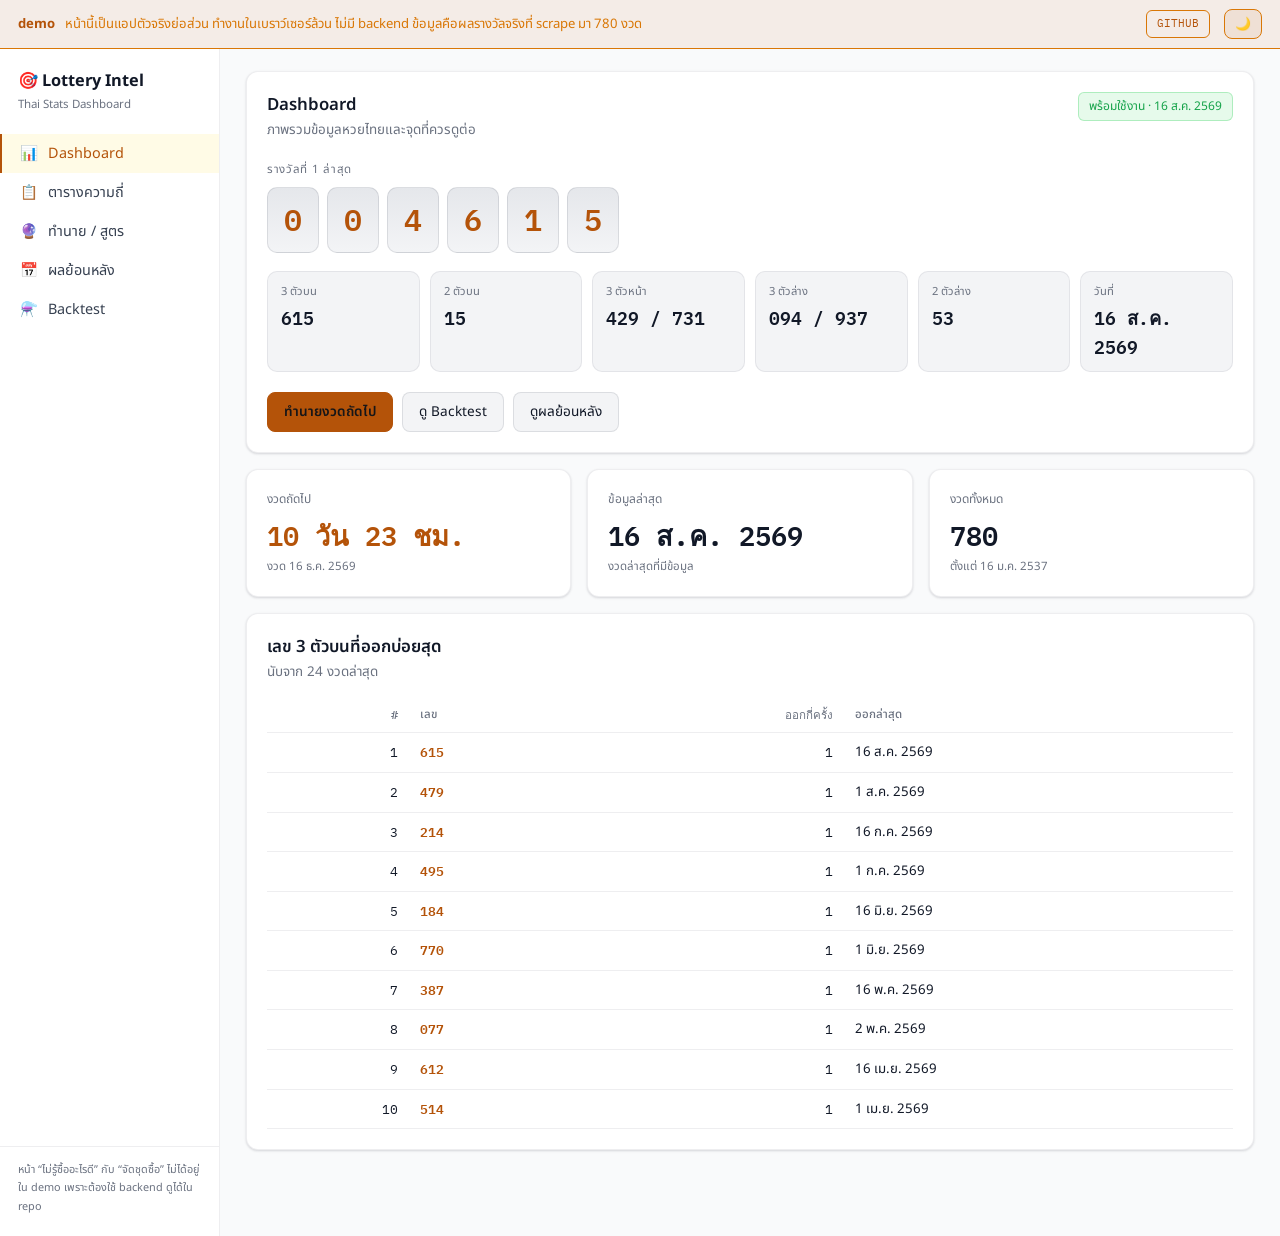
<file: demo/index.html>
<!DOCTYPE html>
<html lang="th">
<head>
<meta charset="UTF-8">
<meta name="viewport" content="width=device-width, initial-scale=1.0">
<title>Thai Lottery Intelligence — demo</title>
<meta name="description" content="เดินดูแดชบอร์ดสถิติหวยไทย ทำงานในเบราว์เซอร์ล้วนบนผลรางวัลจริง 780 งวด">
<script>
  // HyperUI light-first theme — no-FOUC (mirror app ; same key lottery_theme)
  (function(){var t='light';try{var s=localStorage.getItem('lottery_theme');if(s==='light'||s==='dark')t=s;}catch(e){}document.documentElement.dataset.theme=t;})();
</script>
<link href="https://fonts.googleapis.com/css2?family=IBM+Plex+Mono:wght@400;500;600&family=Noto+Sans+Thai:wght@400;500;600;700&display=swap" rel="stylesheet">
<style>
/* HyperUI light-first — gold brand primary (mirror static/app.css port) */
:root{
  --bg:#f9fafb;--surface:#ffffff;--surface2:#f3f4f6;--surface3:#e5e7eb;
  --gold:#b45309;--gold2:#d97706;--gold-dim:#d97706;--gold-soft:rgba(180,83,9,.08);
  --text:#111827;--text2:#374151;--text3:#6b7280;
  --green:#16a34a;--red:#dc2626;--orange:#d97706;--blue:#0284c7;--purple:#7c3aed;
  --border:rgba(15,23,42,.10);--border2:rgba(15,23,42,.07);--fill:rgba(15,23,42,.02);
  --radius:12px;--radius-btn:8px;--radius-badge:6px;
  --shadow-card:0 1px 2px rgba(16,24,40,.06),0 1px 3px rgba(16,24,40,.10);
  --sidebar:220px;
  --font:'Noto Sans Thai',-apple-system,BlinkMacSystemFont,'Segoe UI',sans-serif;
  --mono:'IBM Plex Mono',ui-monospace,monospace;
}
[data-theme='dark']{
  --bg:#111827;--surface:#1f2937;--surface2:#374151;--surface3:#4b5563;
  --gold:#ffd60a;--gold2:#ffe14d;--gold-dim:#a88400;--gold-soft:rgba(255,214,10,.10);
  --text:#f9fafb;--text2:#e5e7eb;--text3:#9ca3af;
  --green:#4ade80;--red:#f87171;--orange:#fbbf24;--blue:#38bdf8;--purple:#c084fc;
  --border:rgba(255,255,255,.14);--border2:rgba(255,255,255,.09);--fill:rgba(255,255,255,.02);
  --shadow-card:0 0 0 .5px rgba(255,255,255,.06) inset,0 8px 24px rgba(0,0,0,.35);
}
*{box-sizing:border-box;margin:0;padding:0}
html,body{height:100%}
body{background:var(--bg);color:var(--text);font-family:var(--font);font-size:14px;line-height:1.55;-webkit-font-smoothing:antialiased}

.ribbon{background:var(--gold-soft);border-bottom:1px solid var(--gold-dim);color:var(--gold2);padding:9px 18px;font-size:.82rem;display:flex;gap:10px;align-items:center;flex-wrap:wrap}
.ribbon b{color:var(--gold)}
.ribbon a{margin-left:auto;color:var(--gold);text-decoration:none;font-family:var(--mono);font-size:.7rem;border:1px solid var(--gold-dim);border-radius:var(--radius-badge);padding:4px 10px}
.ribbon a:hover{background:var(--gold-dim);color:#000}
.theme-toggle{margin-left:4px;background:var(--gold-soft);border:1px solid var(--gold-dim);color:var(--gold);border-radius:8px;padding:4px 10px;font-size:.8rem;cursor:pointer;font-family:inherit}
.theme-toggle:hover{background:rgba(180,83,9,.18)}

.shell{display:grid;grid-template-columns:var(--sidebar) 1fr;min-height:calc(100% - 40px)}

/* sidebar */
.side{background:var(--surface);border-right:1px solid var(--border2);padding:20px 0;display:flex;flex-direction:column}
.logo{padding:0 18px 20px}
.logo-title{font-size:1.02rem;font-weight:700}
.logo-sub{font-size:.72rem;color:var(--text3);margin-top:2px}
.nav-item{display:flex;align-items:center;gap:10px;padding:9px 18px;color:var(--text2);cursor:pointer;font-size:.9rem;border-left:2px solid transparent;background:none;border-top:0;border-right:0;border-bottom:0;width:100%;text-align:left;font-family:inherit}
.nav-item:hover{background:var(--surface2);color:var(--text)}
.nav-item.active{background:rgba(255,214,10,.10);color:var(--gold);border-left-color:var(--gold)}
.nav-icon{width:18px;text-align:center}
.side-foot{margin-top:auto;padding:14px 18px 0;font-size:.68rem;color:var(--text3);line-height:1.7;border-top:1px solid var(--border2)}

/* main */
.main{padding:22px 26px 70px;min-width:0}
.card{background:var(--surface);border:1px solid var(--border2);border-radius:var(--radius);box-shadow:var(--shadow-card);padding:20px;margin-bottom:16px}
.card h2{font-size:1.05rem;font-weight:600}
.card .sub{color:var(--text3);font-size:.84rem;margin-top:2px}

.hero-top{display:flex;align-items:flex-start;gap:14px;flex-wrap:wrap}
.status{margin-left:auto;font-size:.75rem;color:var(--green);background:rgba(48,209,88,.12);border:1px solid rgba(48,209,88,.3);border-radius:var(--radius-badge);padding:4px 10px;white-space:nowrap}

.p1-label{font-size:.72rem;color:var(--text3);letter-spacing:.06em;margin:20px 0 8px}
.digits{display:flex;gap:8px;flex-wrap:wrap}
.digit{width:52px;height:66px;border-radius:10px;background:linear-gradient(180deg,var(--surface3),var(--surface2));border:1px solid var(--border);display:grid;place-items:center;font-family:var(--mono);font-size:1.9rem;font-weight:600;color:var(--gold)}

.subprizes{display:grid;grid-template-columns:repeat(auto-fit,minmax(128px,1fr));gap:10px;margin-top:18px}
.sp{background:var(--surface2);border:1px solid var(--border2);border-radius:10px;padding:11px 13px}
.sp .k{font-size:.7rem;color:var(--text3)}
.sp .v{font-family:var(--mono);font-size:1.15rem;font-weight:600;color:var(--text);margin-top:3px}

.kpis{display:grid;grid-template-columns:repeat(auto-fit,minmax(210px,1fr));gap:16px}
.kpi .k{font-size:.75rem;color:var(--text3)}
.kpi .v{font-family:var(--mono);font-size:1.7rem;font-weight:600;margin:5px 0 2px}
.kpi .s{font-size:.72rem;color:var(--text3)}
.kpi .v.gold{color:var(--gold)}

.btnrow{display:flex;gap:9px;flex-wrap:wrap;margin-top:20px}
.btn{font-family:inherit;font-size:.85rem;padding:9px 16px;border-radius:var(--radius-btn);cursor:pointer;border:1px solid var(--border);background:var(--surface2);color:var(--text)}
.btn:hover{background:var(--surface3)}
.btn.gold{background:var(--gold);border-color:var(--gold);color:#161618;font-weight:600}
.btn.gold:hover{background:var(--gold2)}
.btn:disabled{opacity:.5;cursor:default}

table{width:100%;border-collapse:collapse;font-size:.83rem}
th{text-align:left;font-size:.72rem;color:var(--text3);font-weight:500;padding:9px 11px;border-bottom:1px solid var(--border2)}
td{padding:9px 11px;border-bottom:1px solid var(--border2)}
td.num,th.num{text-align:right;font-family:var(--mono)}
td.n{font-family:var(--mono);color:var(--gold);font-weight:600}
tr:hover td{background:var(--fill)}
.scroll{overflow-x:auto;-webkit-overflow-scrolling:touch}
.pos{color:var(--green)} .neg{color:var(--red)} .zero{color:var(--text3)}

.chips{display:flex;gap:8px;flex-wrap:wrap;margin-bottom:14px}
.chip{font-size:.8rem;color:var(--text2);background:var(--surface2);border:1px solid var(--border2);border-radius:16px;padding:6px 14px;cursor:pointer;font-family:inherit}
.chip.on{background:rgba(255,214,10,.14);border-color:var(--gold-dim);color:var(--gold)}

.note{border-left:2px solid var(--blue);background:rgba(2,132,199,.08);padding:11px 14px;border-radius:0 6px 6px 0;font-size:.85rem;color:var(--blue);margin-top:14px}
.warn{border-left:2px solid var(--orange);background:rgba(217,119,6,.08);padding:11px 14px;border-radius:0 6px 6px 0;font-size:.85rem;color:var(--orange)}

.view{display:none} .view.on{display:block}
.hint{font-size:.75rem;color:var(--text3)}
.grid2{display:grid;grid-template-columns:repeat(auto-fit,minmax(300px,1fr));gap:16px}

@media (max-width:860px){
  :root{--sidebar:0px}
  .shell{grid-template-columns:1fr}
  .side{display:none}
  .main{padding:16px 14px 60px}
  .digit{width:44px;height:56px;font-size:1.5rem}
}
:focus-visible{outline:2px solid var(--blue);outline-offset:2px}
</style>
</head>
<body>

<div class="ribbon">
  <b>demo</b>
  <span>หน้านี้เป็นแอปตัวจริงย่อส่วน ทำงานในเบราว์เซอร์ล้วน ไม่มี backend ข้อมูลคือผลรางวัลจริงที่ scrape มา 780 งวด</span>
  <a href="https://github.com/Olay097056/thai-lottery-stats">GITHUB</a>
  <button class="theme-toggle" id="theme-toggle" type="button" onclick="toggleTheme()" title="สลับโหมดมืด/สว่าง" aria-label="สลับโหมดมืด/สว่าง">🌙</button>
</div>

<div class="shell">
  <aside class="side">
    <div class="logo">
      <div class="logo-title">🎯 Lottery Intel</div>
      <div class="logo-sub">Thai Stats Dashboard</div>
    </div>
    <button class="nav-item active" data-v="dashboard" type="button"><span class="nav-icon">📊</span>Dashboard</button>
    <button class="nav-item" data-v="frequency" type="button"><span class="nav-icon">📋</span>ตารางความถี่</button>
    <button class="nav-item" data-v="formula" type="button"><span class="nav-icon">🔮</span>ทำนาย / สูตร</button>
    <button class="nav-item" data-v="history" type="button"><span class="nav-icon">📅</span>ผลย้อนหลัง</button>
    <button class="nav-item" data-v="backtest" type="button"><span class="nav-icon">⚗️</span>Backtest</button>
    <div class="side-foot">
      หน้า “ไม่รู้ซื้ออะไรดี” กับ “จัดชุดซื้อ” ไม่ได้อยู่ใน demo
      เพราะต้องใช้ backend ดูได้ใน repo
    </div>
  </aside>

  <main class="main">
    <!-- ── dashboard ─────────────────────────────────────── -->
    <div class="view on" id="v-dashboard">
      <div class="card">
        <div class="hero-top">
          <div>
            <h2>Dashboard</h2>
            <div class="sub">ภาพรวมข้อมูลหวยไทยและจุดที่ควรดูต่อ</div>
          </div>
          <div class="status" id="status">กำลังโหลด…</div>
        </div>

        <div class="p1-label">รางวัลที่ 1 ล่าสุด</div>
        <div class="digits" id="digits"></div>

        <div class="subprizes" id="subprizes"></div>

        <div class="btnrow">
          <button class="btn gold" data-go="formula" type="button">ทำนายงวดถัดไป</button>
          <button class="btn" data-go="backtest" type="button">ดู Backtest</button>
          <button class="btn" data-go="history" type="button">ดูผลย้อนหลัง</button>
        </div>
      </div>

      <div class="kpis">
        <div class="card kpi"><div class="k">งวดถัดไป</div><div class="v gold" id="kpi-next">—</div><div class="s" id="kpi-next-sub">—</div></div>
        <div class="card kpi"><div class="k">ข้อมูลล่าสุด</div><div class="v" id="kpi-latest">—</div><div class="s" id="kpi-latest-sub">—</div></div>
        <div class="card kpi"><div class="k">งวดทั้งหมด</div><div class="v" id="kpi-total">—</div><div class="s" id="kpi-total-sub">—</div></div>
      </div>

      <div class="card">
        <h2>เลข 3 ตัวบนที่ออกบ่อยสุด</h2>
        <div class="sub">นับจาก 24 งวดล่าสุด</div>
        <div class="scroll" style="margin-top:14px">
          <table><thead><tr><th class="num">#</th><th>เลข</th><th class="num">ออกกี่ครั้ง</th><th>ออกล่าสุด</th></tr></thead>
          <tbody id="hot"></tbody></table>
        </div>
      </div>
    </div>

    <!-- ── frequency ─────────────────────────────────────── -->
    <div class="view" id="v-frequency">
      <div class="card">
        <h2>ตารางความถี่</h2>
        <div class="sub">นับจากผลรางวัลจริงทั้งหมดที่มีในไฟล์</div>
        <div class="chips" id="freq-chips" style="margin-top:16px"></div>
        <div class="scroll">
          <table><thead><tr><th class="num">อันดับ</th><th>เลข</th><th class="num">ออกกี่ครั้ง</th><th class="num">สัดส่วน</th><th>ออกล่าสุด</th></tr></thead>
          <tbody id="freq"></tbody></table>
        </div>
      </div>
    </div>

    <!-- ── formula ───────────────────────────────────────── -->
    <div class="view" id="v-formula">
      <div class="card">
        <h2>ทำนาย / สูตร</h2>
        <div class="sub">เลขที่แต่ละสูตรให้สำหรับงวดถัดไป คำนวณสดจาก <code>formula-engine.js</code> ตัวจริง</div>
        <div class="warn" style="margin-top:14px">
          ตัวเลขพวกนี้ไม่ได้แปลว่าจะถูก ดูค่า Edge ของแต่ละสูตรได้ที่หน้า Backtest
          ส่วนใหญ่ไม่ชนะการสุ่ม
        </div>
        <div class="scroll" style="margin-top:14px">
          <table><thead><tr><th>สูตร</th><th>เล็งช่อง</th><th>เลขที่ให้</th></tr></thead>
          <tbody id="formulas"></tbody></table>
        </div>
      </div>
    </div>

    <!-- ── history ───────────────────────────────────────── -->
    <div class="view" id="v-history">
      <div class="card">
        <h2>ผลย้อนหลัง</h2>
        <div class="sub">40 งวดล่าสุด</div>
        <div class="scroll" style="margin-top:14px">
          <table><thead><tr><th>งวด</th><th>รางวัลที่ 1</th><th>3 ตัวบน</th><th>3 ตัวหน้า</th><th>3 ตัวล่าง</th><th>2 ตัวล่าง</th></tr></thead>
          <tbody id="history"></tbody></table>
        </div>
      </div>
    </div>

    <!-- ── backtest ──────────────────────────────────────── -->
    <div class="view" id="v-backtest">
      <div class="card">
        <h2>Backtest</h2>
        <div class="sub">ให้คะแนนทุกสูตรกับผลรางวัลจริง โดยหักเส้นฐานของการสุ่มออกแล้ว</div>
        <div class="note" style="margin-top:14px">
          <b>Edge = อัตราถูกจริง − อัตราที่ควรถูกด้วยการสุ่ม</b> ของการแทงประเภทนั้น
          ถ้าไม่หักเส้นฐาน สูตรที่ทายเลข 2 ตัวจะดูเก่งกว่าสูตรที่ทายเลข 3 ตัวเสมอ
          ทั้งที่ยากคนละระดับ
          <br>สูตรที่เล็ง pool รางวัล (I / J2 / HM) ไม่อยู่ในหน้านี้
          เพราะต้องประกอบ pool รางวัล 1–5 ต่องวด หนักเกินกว่าจะรันสดในเบราว์เซอร์
        </div>
        <div class="chips" style="margin-top:16px">
          <button class="chip" data-n="50" type="button">50 งวดล่าสุด</button>
          <button class="chip on" data-n="100" type="button">100 งวด</button>
          <button class="chip" data-n="200" type="button">200 งวด</button>
          <button class="chip" data-n="400" type="button">400 งวด</button>
          <span class="hint" id="bt-status" style="align-self:center">พร้อม</span>
        </div>
        <div id="bt-out"></div>
      </div>
    </div>
  </main>
</div>

<script src="../static/formula-engine.js"></script>
<script>
(function(){
  "use strict";
  // HyperUI theme (same key as the main app → shared preference)
  function _applyTheme(t){document.documentElement.dataset.theme=t;try{localStorage.setItem('lottery_theme',t);}catch(e){}var b=document.getElementById('theme-toggle');if(b)b.textContent=t==='dark'?'☀️':'🌙';}
  function getTheme(){try{var s=localStorage.getItem('lottery_theme');if(s==='light'||s==='dark')return s;}catch(e){}return document.documentElement.dataset.theme==='dark'?'dark':'light';}
  window.toggleTheme=function(){_applyTheme(getTheme()==='dark'?'light':'dark');};
  _applyTheme(getTheme());
  var rows = [], N = 100, busy = false, freqCol = "top3";

  var TH_MONTH = ["ม.ค.","ก.พ.","มี.ค.","เม.ย.","พ.ค.","มิ.ย.","ก.ค.","ส.ค.","ก.ย.","ต.ค.","พ.ย.","ธ.ค."];
  function thDate(iso){
    if (!iso) return "—";
    var p = iso.split("-");
    return (+p[2]) + " " + TH_MONTH[+p[1]-1] + " " + (+p[0] + 543);
  }
  function esc(s){ return String(s).replace(/[&<>"]/g,function(c){
    return {"&":"&amp;","<":"&lt;",">":"&gt;",'"':"&quot;"}[c]; }); }
  function pad(v,w){ return String(v||"").padStart(w,"0"); }

  var SKIP = {pool6:1, pool_tail3:1, pool6_14:1, pool14_tail3:1};

  function parseCSV(text){
    var lines = text.trim().split(/\r?\n/), head = lines[0].split(","), out = [];
    for (var i=1;i<lines.length;i++){
      var c = lines[i].split(","), o = {};
      for (var j=0;j<head.length;j++) o[head[j]] = c[j] || "";
      if (o.date && o.bottom2) out.push(o);
    }
    out.sort(function(a,b){ return a.date < b.date ? 1 : a.date > b.date ? -1 : 0; });
    return out;
  }

  /* ── dashboard ───────────────────────────────────────────── */
  function nextDrawDate(){
    var d = new Date(), y = d.getFullYear(), m = d.getMonth(), day = d.getDate();
    if (day < 16) return new Date(y, m, 16);
    return new Date(y, m+1, 1);
  }

  function renderDashboard(){
    var L = rows[0];
    document.getElementById("status").textContent = "พร้อมใช้งาน · " + thDate(L.date);

    document.getElementById("digits").innerHTML =
      pad(L.prize1,6).split("").map(function(d){ return '<div class="digit">' + d + '</div>'; }).join("");

    var sp = [
      ["3 ตัวบน", pad(L.top3,3)],
      ["2 ตัวบน", pad(L.top2,2)],
      ["3 ตัวหน้า", pad(L.front3_1,3) + " / " + pad(L.front3_2,3)],
      ["3 ตัวล่าง", pad(L.back3_1,3) + " / " + pad(L.back3_2,3)],
      ["2 ตัวล่าง", pad(L.bottom2,2)],
      ["วันที่", thDate(L.date)]
    ];
    document.getElementById("subprizes").innerHTML = sp.map(function(x){
      return '<div class="sp"><div class="k">' + x[0] + '</div><div class="v">' + esc(x[1]) + '</div></div>';
    }).join("");

    var nd = nextDrawDate(), diff = nd - new Date();
    var days = Math.max(0, Math.floor(diff/86400000));
    var hrs = Math.max(0, Math.floor(diff/3600000) % 24);
    document.getElementById("kpi-next").textContent = days + " วัน " + hrs + " ชม.";
    document.getElementById("kpi-next-sub").textContent =
      "งวด " + nd.getDate() + " " + TH_MONTH[nd.getMonth()] + " " + (nd.getFullYear()+543);

    document.getElementById("kpi-latest").textContent = thDate(L.date);
    document.getElementById("kpi-latest-sub").textContent = "งวดล่าสุดที่มีข้อมูล";
    document.getElementById("kpi-total").textContent = rows.length.toLocaleString();
    document.getElementById("kpi-total-sub").textContent = "ตั้งแต่ " + thDate(rows[rows.length-1].date);

    /* hot top3 over the last 24 draws */
    var win = rows.slice(0,24), c = {}, last = {};
    win.forEach(function(r){
      var v = pad(r.top3,3);
      c[v] = (c[v]||0)+1;
      if (!last[v]) last[v] = r.date;
    });
    var hot = Object.keys(c).sort(function(a,b){ return c[b]-c[a] || (last[b] < last[a] ? -1 : 1); }).slice(0,10);
    document.getElementById("hot").innerHTML = hot.map(function(v,i){
      return '<tr><td class="num">' + (i+1) + '</td><td class="n">' + v + '</td>'
           + '<td class="num">' + c[v] + '</td><td>' + thDate(last[v]) + '</td></tr>';
    }).join("");
  }

  /* ── frequency ───────────────────────────────────────────── */
  var FREQ_COLS = [
    {k:"top3", label:"3 ตัวบน", w:3},
    {k:"bottom2", label:"2 ตัวล่าง", w:2},
    {k:"top2", label:"2 ตัวบน", w:2},
    {k:"front3_1", label:"3 ตัวหน้า (ใบ 1)", w:3},
    {k:"back3_1", label:"3 ตัวล่าง (ใบ 1)", w:3}
  ];
  function renderFreqChips(){
    document.getElementById("freq-chips").innerHTML = FREQ_COLS.map(function(c){
      return '<button class="chip' + (c.k === freqCol ? " on" : "") + '" data-f="' + c.k + '" type="button">' + c.label + '</button>';
    }).join("");
    document.querySelectorAll("[data-f]").forEach(function(b){
      b.addEventListener("click", function(){ freqCol = b.getAttribute("data-f"); renderFreqChips(); renderFreq(); });
    });
  }
  function renderFreq(){
    var meta = FREQ_COLS.filter(function(c){ return c.k === freqCol; })[0];
    var c = {}, last = {}, total = 0;
    rows.forEach(function(r){
      var v = r[freqCol]; if (!v) return;
      v = pad(v, meta.w);
      c[v] = (c[v]||0)+1; total++;
      if (!last[v]) last[v] = r.date;
    });
    var keys = Object.keys(c).sort(function(a,b){ return c[b]-c[a]; }).slice(0,40);
    document.getElementById("freq").innerHTML = keys.map(function(v,i){
      return '<tr><td class="num">' + (i+1) + '</td><td class="n">' + v + '</td>'
           + '<td class="num">' + c[v] + '</td>'
           + '<td class="num">' + (c[v]/total*100).toFixed(2) + '%</td>'
           + '<td>' + thDate(last[v]) + '</td></tr>';
    }).join("");
  }

  /* ── formula outputs for the next draw ───────────────────── */
  function renderFormulas(){
    var prev = rows[0], iso = (function(){
      var d = nextDrawDate();
      return d.getFullYear() + "-" + pad(d.getMonth()+1,2) + "-" + pad(d.getDate(),2);
    })();
    var frs;
    try { frs = _computeFormulasBatch(prev, iso, rows.slice(1,201)) || []; }
    catch(e){ document.getElementById("formulas").innerHTML =
      '<tr><td colspan="3">คำนวณไม่สำเร็จ: ' + esc(e.message) + '</td></tr>'; return; }

    document.getElementById("formulas").innerHTML = frs.filter(function(f){
      return f && f.preds && f.preds.length;
    }).map(function(f){
      var meta = _formulaBaselineForField(f.field, f.preds.length);
      return '<tr><td>' + esc(f.name) + '</td>'
           + '<td style="color:var(--text3)">' + esc(meta && meta.typeLabel || f.field) + '</td>'
           + '<td class="n">' + f.preds.slice(0,12).map(esc).join(" ") + '</td></tr>';
    }).join("");
  }

  /* ── history ─────────────────────────────────────────────── */
  function renderHistory(){
    document.getElementById("history").innerHTML = rows.slice(0,40).map(function(r){
      return '<tr><td>' + thDate(r.date) + '</td>'
           + '<td class="n">' + pad(r.prize1,6) + '</td>'
           + '<td class="n">' + pad(r.top3,3) + '</td>'
           + '<td>' + pad(r.front3_1,3) + " / " + pad(r.front3_2,3) + '</td>'
           + '<td>' + pad(r.back3_1,3) + " / " + pad(r.back3_2,3) + '</td>'
           + '<td class="n">' + pad(r.bottom2,2) + '</td></tr>';
    }).join("");
  }

  /* ── backtest ────────────────────────────────────────────── */
  function backtest(n){
    var acc = {}, usable = Math.min(n, rows.length - 202);
    for (var i=0;i<usable;i++){
      var target = rows[i], prev = rows[i+1], hist = rows.slice(i+2, i+202), frs;
      try { frs = _computeFormulasBatch(prev, target.date, hist) || []; } catch(e){ continue; }
      for (var k=0;k<frs.length;k++){
        var fr = frs[k];
        if (!fr || !fr.preds || !fr.preds.length || SKIP[fr.field]) continue;
        var a = acc[fr.name] || (acc[fr.name] = {hits:0,trials:0,baseSum:0});
        a.trials++;
        if (_formulaHitForField(fr, target)) a.hits++;
        var b = _formulaBaselineForField(fr.field, fr.preds.length);
        a.baseSum += (b && typeof b.baseP === "number") ? b.baseP : 0;
        a.typeLabel = b ? b.typeLabel : "-";
      }
    }
    return {acc:acc, draws:usable};
  }

  function renderBacktest(res){
    var list = Object.keys(res.acc).map(function(name){
      var a = res.acc[name];
      var hit = a.trials ? a.hits/a.trials*100 : 0, base = a.trials ? a.baseSum/a.trials : 0;
      return {name:name, hits:a.hits, trials:a.trials, hit:hit, base:base, edge:hit-base, typeLabel:a.typeLabel};
    }).filter(function(r){ return r.trials > 0; });
    list.sort(function(x,y){ return y.edge - x.edge; });

    var pos = list.filter(function(r){ return r.edge > 0; }).length;
    var half = Math.round(list.length/2);

    var h = '<div class="kpis" style="margin:16px 0">'
      + '<div class="card kpi"><div class="k">สูตรที่ทดสอบ</div><div class="v">' + list.length + '</div><div class="s">ใช้ผลจริง ' + res.draws + ' งวด</div></div>'
      + '<div class="card kpi"><div class="k">Edge เป็นบวก</div><div class="v pos">' + pos + '</div><div class="s">ถ้าไม่มีสูตรไหนมีฝีมือ ก็ควรได้ราว ' + half + '</div></div>'
      + '<div class="card kpi"><div class="k">Edge เป็นลบ</div><div class="v neg">' + (list.length-pos) + '</div><div class="s">แพ้เส้นฐานของการสุ่ม</div></div>'
      + '</div>';

    h += '<div class="scroll"><table><thead><tr><th>สูตร</th><th>ประเภท</th>'
       + '<th class="num">งวด</th><th class="num">ถูก</th><th class="num">อัตราถูก</th>'
       + '<th class="num">เส้นฐาน</th><th class="num">Edge</th></tr></thead><tbody>';
    list.forEach(function(r){
      var cls = r.edge > .001 ? "pos" : (r.edge < -.001 ? "neg" : "zero");
      h += '<tr><td>' + esc(r.name) + '</td>'
         + '<td style="color:var(--text3)">' + esc(r.typeLabel||"-") + '</td>'
         + '<td class="num">' + r.trials + '</td><td class="num">' + r.hits + '</td>'
         + '<td class="num">' + r.hit.toFixed(2) + '%</td>'
         + '<td class="num" style="color:var(--text3)">' + r.base.toFixed(2) + '%</td>'
         + '<td class="num ' + cls + '">' + (r.edge>0?"+":"") + r.edge.toFixed(2) + '</td></tr>';
    });
    h += '</tbody></table></div>';
    document.getElementById("bt-out").innerHTML = h;
  }

  function runBacktest(){
    if (busy || !rows.length) return;
    busy = true;
    var st = document.getElementById("bt-status");
    st.textContent = "กำลังคำนวณ " + N + " งวด…";
    document.querySelectorAll("[data-n]").forEach(function(b){ b.disabled = true; });
    setTimeout(function(){
      var t0 = performance.now();
      renderBacktest(backtest(N));
      st.textContent = "เสร็จใน " + Math.round(performance.now()-t0) + " ms";
      document.querySelectorAll("[data-n]").forEach(function(b){ b.disabled = false; });
      busy = false;
    }, 20);
  }

  /* ── nav ─────────────────────────────────────────────────── */
  var built = {};
  function show(v){
    document.querySelectorAll(".nav-item").forEach(function(x){ x.classList.toggle("active", x.getAttribute("data-v") === v); });
    document.querySelectorAll(".view").forEach(function(x){ x.classList.remove("on"); });
    document.getElementById("v-" + v).classList.add("on");
    window.scrollTo(0,0);
    if (built[v]) return;
    built[v] = true;
    if (v === "frequency"){ renderFreqChips(); renderFreq(); }
    if (v === "formula") renderFormulas();
    if (v === "history") renderHistory();
    if (v === "backtest") runBacktest();
  }
  document.querySelectorAll(".nav-item").forEach(function(b){
    b.addEventListener("click", function(){ show(b.getAttribute("data-v")); });
  });
  document.querySelectorAll("[data-go]").forEach(function(b){
    b.addEventListener("click", function(){ show(b.getAttribute("data-go")); });
  });
  document.querySelectorAll("[data-n]").forEach(function(b){
    b.addEventListener("click", function(){
      document.querySelectorAll("[data-n]").forEach(function(x){ x.classList.remove("on"); });
      b.classList.add("on"); N = +b.getAttribute("data-n"); runBacktest();
    });
  });

  fetch("draws.csv").then(function(r){ return r.text(); }).then(function(t){
    rows = parseCSV(t);
    renderDashboard();
  }).catch(function(e){
    document.getElementById("status").textContent = "โหลดข้อมูลไม่สำเร็จ: " + e.message;
  });
})();
</script>
</body>
</html>
</file>
